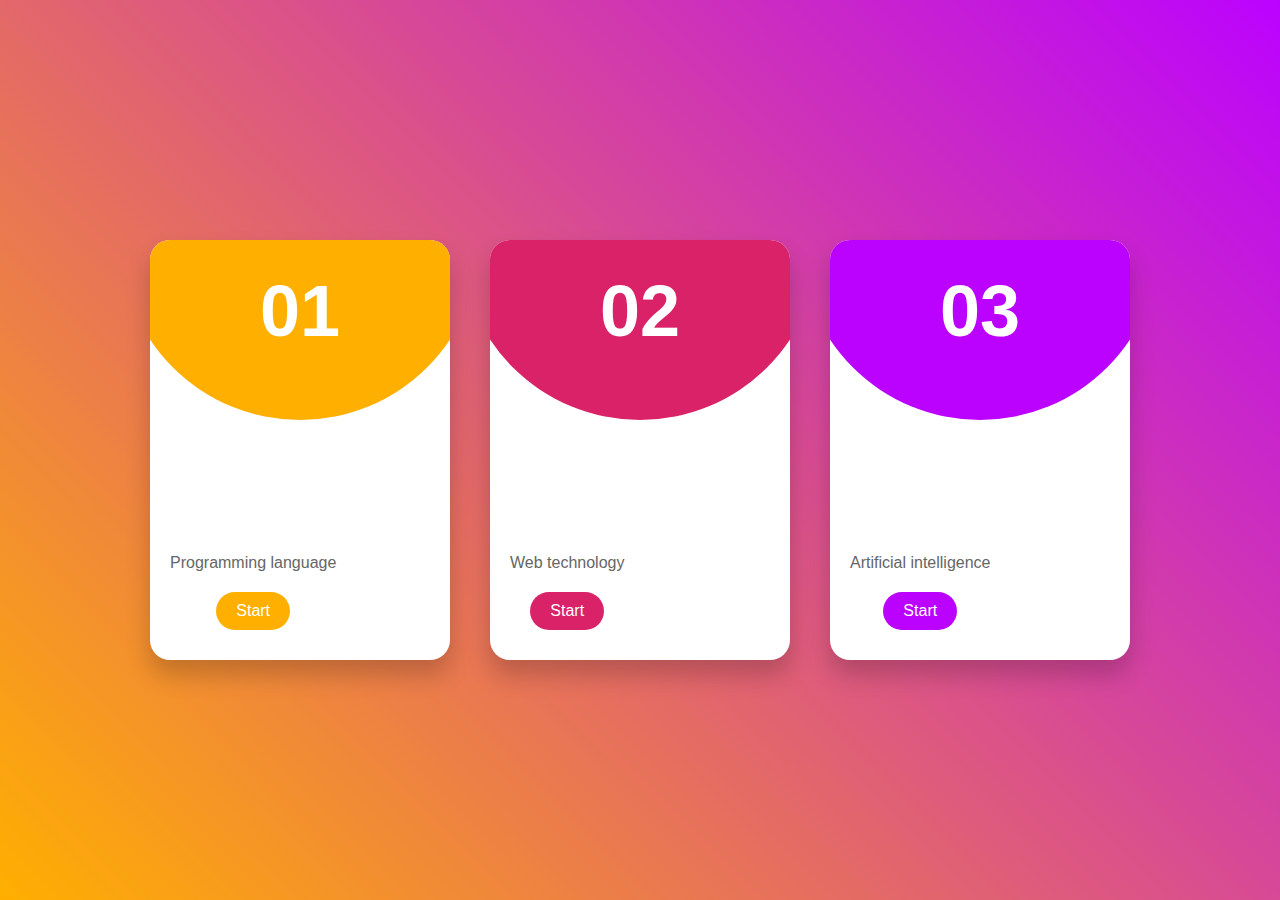
<file: front.html>
<html>
<head>
    <title>Topics</title>
    <link rel="stylesheet" href="front.css">
</head>
<body>
<div class="container">
    <div class="card">
      <div class="circle">
        <h2>01</h2>
      </div>
      <div class="content">
        <p>Programming language</p>
        <a href="que1.html">Start</a>
      </div>
    </div>
    <div class="card">
      <div class="circle">
        <h2>02</h2>
      </div>
      <div class="content">
        <p>Web technology</p>
        <a href="que.html">Start</a>
      </div>
    </div>
    <div class="card">
      <div class="circle">
        <h2>03</h2>
      </div>
      <div class="content">
        <p>Artificial intelligence</p>
        <a href="que2.html">Start</a>
      </div>
    </div>
  </div>
</body>
  </html>
</file>
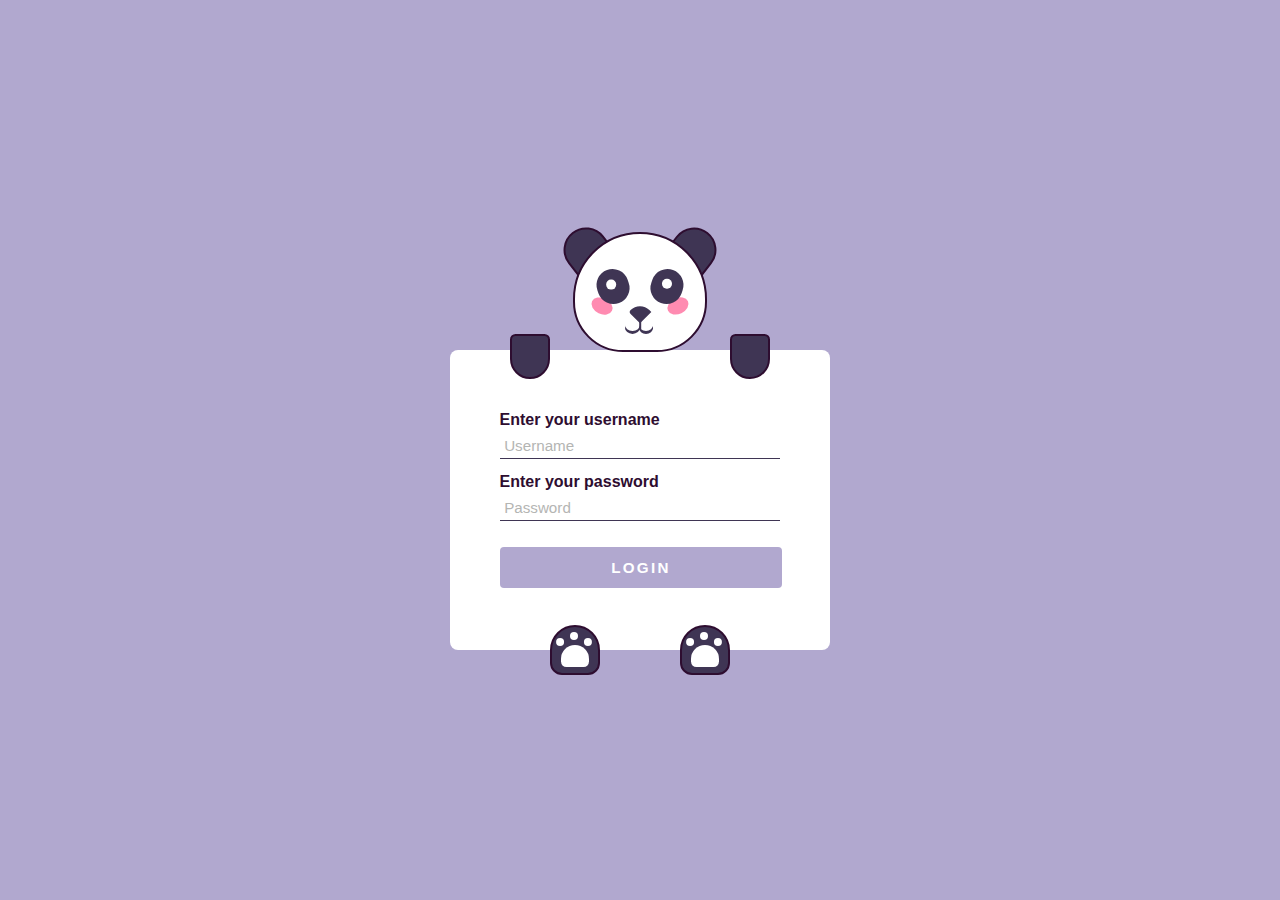
<file: login.html>
<html>
<head>
    <title>Login</title>
    <link rel="stylesheet" href="login.css">
</head>
<body>
<div class="container">
    <form>
      <label for="username">Enter your username</label>
      <input type="text" id="username" placeholder="Username" />
      <label for="password">Enter your password</label>
      <input type="password" id="password" placeholder="Password" />
      <button type="button" onclick="next_step()">Login</button>
      
    </form>
    <div class="ear-l"></div>
    <div class="ear-r"></div>
    <div class="panda-face">
      <div class="blush-l"></div>
      <div class="blush-r"></div>
      <div class="eye-l">
        <div class="eyeball-l"></div>
      </div>
      <div class="eye-r">
        <div class="eyeball-r"></div>
      </div>
      <div class="nose"></div>
      <div class="mouth"></div>
    </div>
    <div class="hand-l"></div>
    <div class="hand-r"></div>
    <div class="paw-l"></div>
    <div class="paw-r"></div>
  </div>
  <script type="text/javascript" src="login.js"></script>
</body>
  </html>
</file>
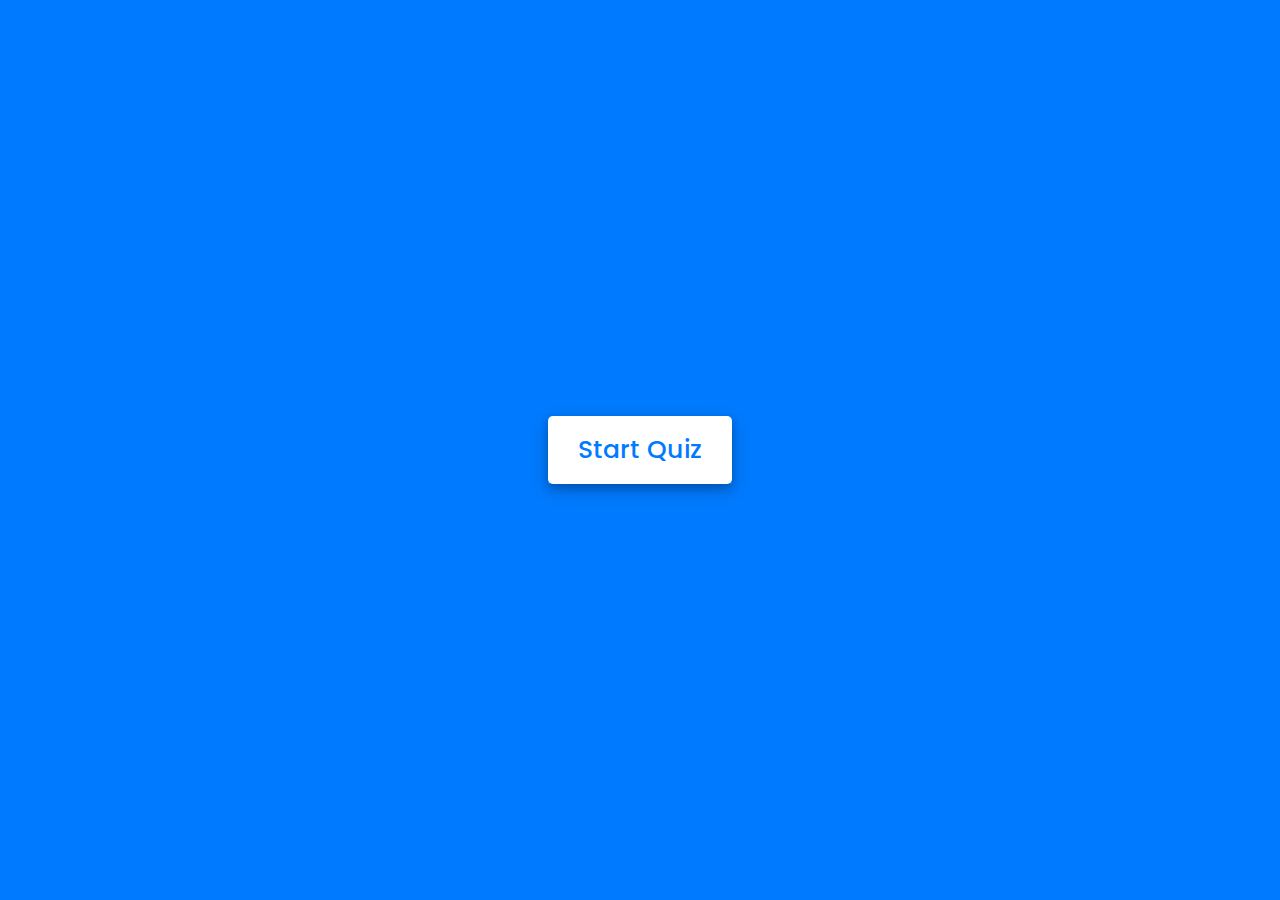
<file: que.html>
<html lang="en">
<head>
    <meta charset="UTF-8">
    <meta name="viewport" content="width=device-width, initial-scale=1.0">
    <title>Awesome Quiz App</title>
    <link rel="stylesheet" href="que.css">
    <!-- FontAweome CDN Link for Icons-->
    <link rel="stylesheet" href="https://cdnjs.cloudflare.com/ajax/libs/font-awesome/5.15.3/css/all.min.css"/>
</head>
<body>
    <!-- start Quiz button -->
    <div class="start_btn"><button>Start Quiz</button></div>

    <!-- Info Box -->
    <div class="info_box">
        <div class="info-title"><span>Some Rules of this Quiz</span></div>
        <div class="info-list">
            <div class="info">1. You will have only <span>15 seconds</span> per each question.</div>
            <div class="info">2. Once you select your answer, it can't be undone.</div>
            <div class="info">3. You can't select any option once time goes off.</div>
            <div class="info">4. You can't exit from the Quiz while you're playing.</div>
            <div class="info">5. You'll get points on the basis of your correct answers.</div>
        </div>
        <div class="buttons">
            <button class="quit">Exit Quiz</button>
            <button class="restart">Continue</button>
        </div>
    </div>

    <!-- Quiz Box -->
    <div class="quiz_box">
        <header>
            <div class="title">Awesome Quiz Application</div>
            <div class="timer">
                <div class="time_left_txt">Time Left</div>
                <div class="timer_sec">15</div>
            </div>
            <div class="time_line"></div>
        </header>
        <section>
            <div class="que_text">
                <!-- Here I've inserted question from JavaScript -->
            </div>
            <div class="option_list">
                <!-- Here I've inserted options from JavaScript -->
            </div>
        </section>

        <!-- footer of Quiz Box -->
        <footer>
            <div class="total_que">
                <!-- Here I've inserted Question Count Number from JavaScript -->
            </div>
            <button class="next_btn">Next Que</button>
        </footer>
    </div>

    <!-- Result Box -->
    <div class="result_box">
        <div class="icon">
            <i class="fas fa-crown"></i>
        </div>
        <div class="complete_text">You've completed the Quiz!</div>
        <div class="score_text">
            <!-- Here I've inserted Score Result from JavaScript -->
        </div>
        <div class="buttons">
            <button class="restart">Replay Quiz</button>
            <button class="quit">Quit Quiz</button>
        </div>
    </div>

    <!-- Inside this JavaScript file I've inserted Questions and Options only -->
    <script src="questions.js"></script>

    <!-- Inside this JavaScript file I've coded all Quiz Codes -->
    <script src="myscript.js"></script>

</body>
</html>
</file>
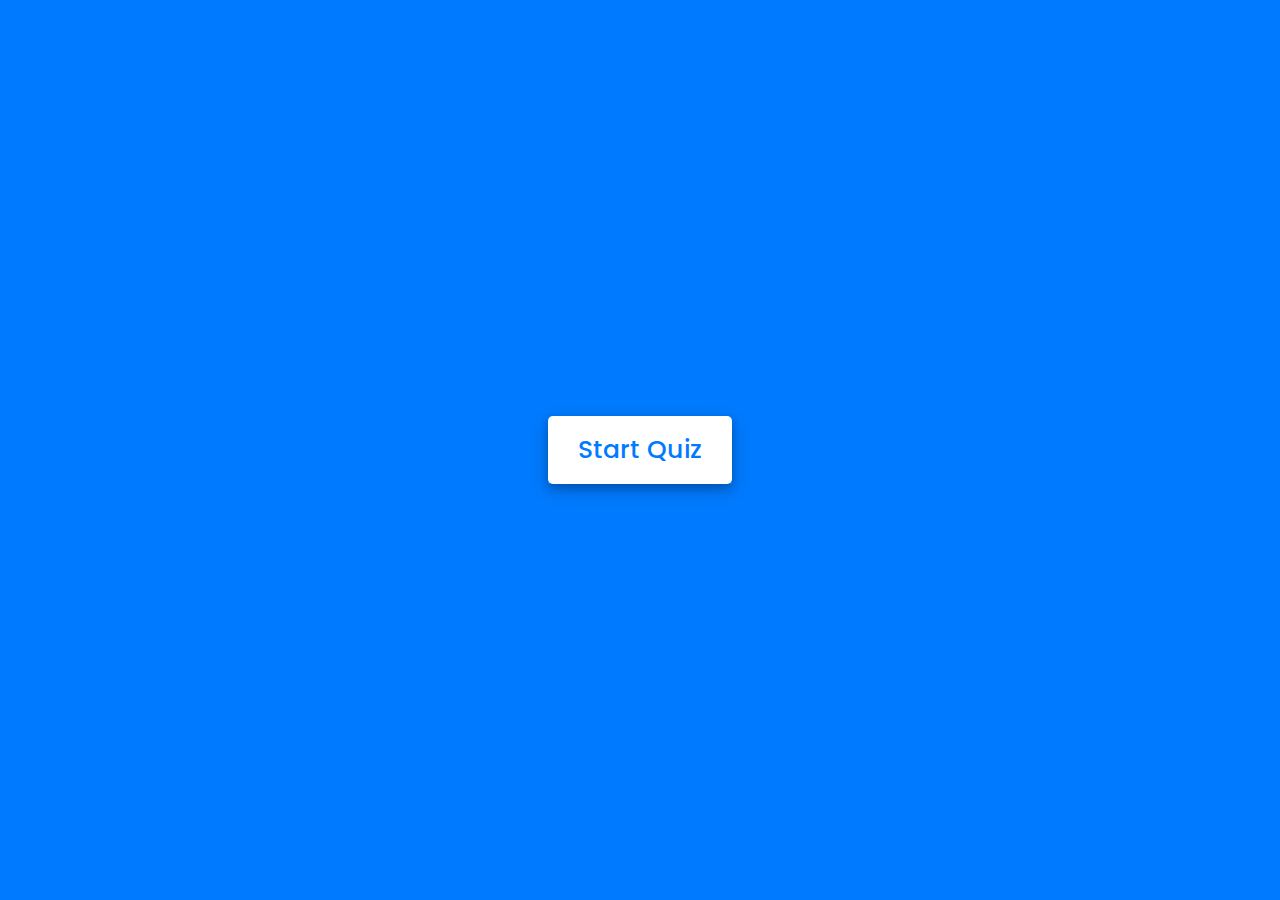
<file: que1.html>
<html lang="en">
<head>
    <meta charset="UTF-8">
    <meta name="viewport" content="width=device-width, initial-scale=1.0">
    <title>Awesome Quiz App</title>
    <link rel="stylesheet" href="que.css">
    <!-- FontAweome CDN Link for Icons-->
    <link rel="stylesheet" href="https://cdnjs.cloudflare.com/ajax/libs/font-awesome/5.15.3/css/all.min.css"/>
</head>
<body>
    <!-- start Quiz button -->
    <div class="start_btn"><button>Start Quiz</button></div>

    <!-- Info Box -->
    <div class="info_box">
        <div class="info-title"><span>Some Rules of this Quiz</span></div>
        <div class="info-list">
            <div class="info">1. You will have only <span>15 seconds</span> per each question.</div>
            <div class="info">2. Once you select your answer, it can't be undone.</div>
            <div class="info">3. You can't select any option once time goes off.</div>
            <div class="info">4. You can't exit from the Quiz while you're playing.</div>
            <div class="info">5. You'll get points on the basis of your correct answers.</div>
        </div>
        <div class="buttons">
            <button class="quit">Exit Quiz</button>
            <button class="restart">Continue</button>
        </div>
    </div>

    <!-- Quiz Box -->
    <div class="quiz_box">
        <header>
            <div class="title">Awesome Quiz Application</div>
            <div class="timer">
                <div class="time_left_txt">Time Left</div>
                <div class="timer_sec">15</div>
            </div>
            <div class="time_line"></div>
        </header>
        <section>
            <div class="que_text">
                <!-- Here I've inserted question from JavaScript -->
            </div>
            <div class="option_list">
                <!-- Here I've inserted options from JavaScript -->
            </div>
        </section>

        <!-- footer of Quiz Box -->
        <footer>
            <div class="total_que">
                <!-- Here I've inserted Question Count Number from JavaScript -->
            </div>
            <button class="next_btn">Next Que</button>
        </footer>
    </div>

    <!-- Result Box -->
    <div class="result_box">
        <div class="icon">
            <i class="fas fa-crown"></i>
        </div>
        <div class="complete_text">You've completed the Quiz!</div>
        <div class="score_text">
            <!-- Here I've inserted Score Result from JavaScript -->
        </div>
        <div class="buttons">
            <button class="restart">Replay Quiz</button>
            <button class="quit">Quit Quiz</button>
        </div>
    </div>

    <!-- Inside this JavaScript file I've inserted Questions and Options only -->
    <script src="questions1.js"></script>

    <!-- Inside this JavaScript file I've coded all Quiz Codes -->
    <script src="myscript.js"></script>

</body>
</html>
</file>
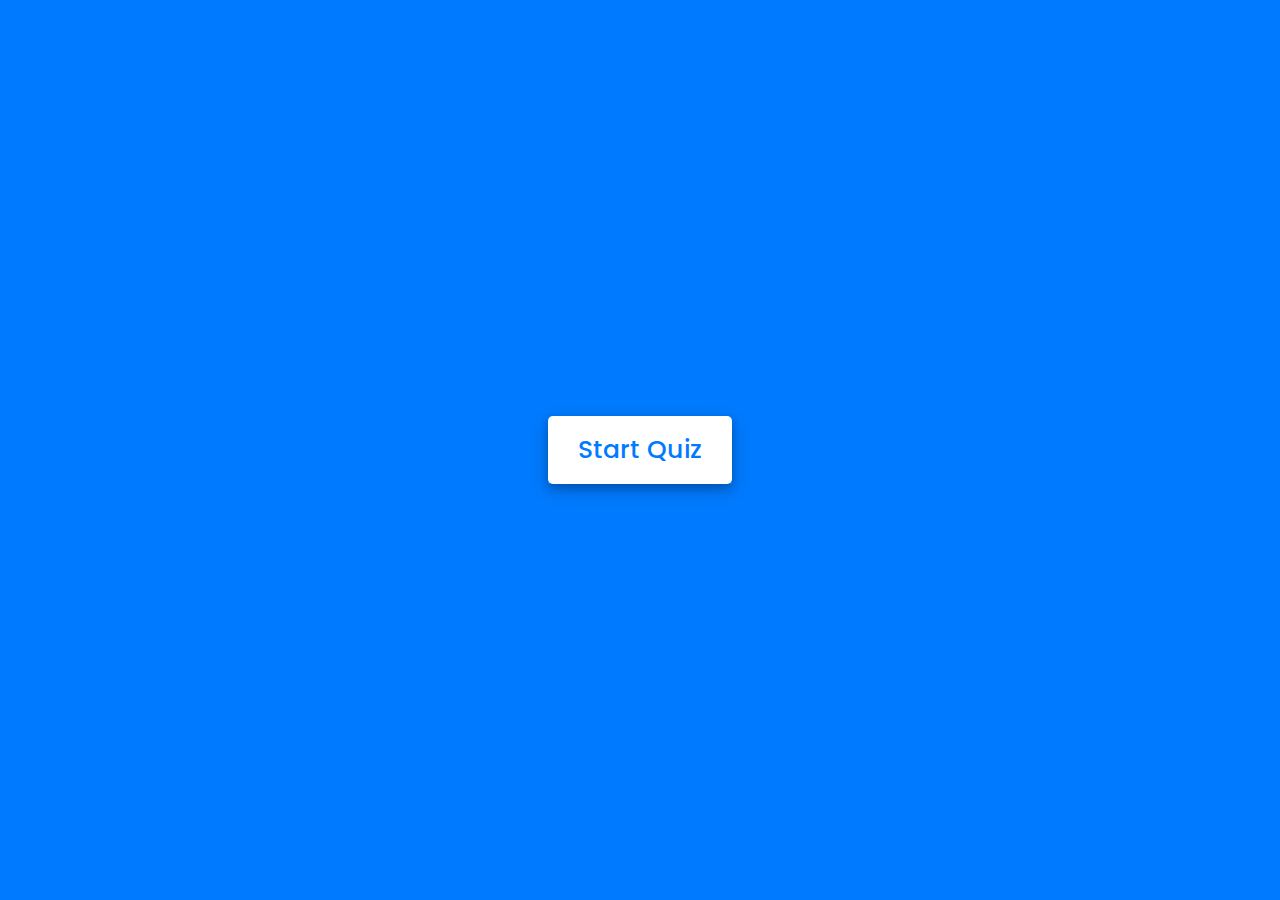
<file: que2.html>
<html lang="en">
<head>
    <meta charset="UTF-8">
    <meta name="viewport" content="width=device-width, initial-scale=1.0">
    <title>Awesome Quiz App</title>
    <link rel="stylesheet" href="que.css">
    <!-- FontAweome CDN Link for Icons-->
    <link rel="stylesheet" href="https://cdnjs.cloudflare.com/ajax/libs/font-awesome/5.15.3/css/all.min.css"/>
</head>
<body>
    <!-- start Quiz button -->
    <div class="start_btn"><button>Start Quiz</button></div>

    <!-- Info Box -->
    <div class="info_box">
        <div class="info-title"><span>Some Rules of this Quiz</span></div>
        <div class="info-list">
            <div class="info">1. You will have only <span>15 seconds</span> per each question.</div>
            <div class="info">2. Once you select your answer, it can't be undone.</div>
            <div class="info">3. You can't select any option once time goes off.</div>
            <div class="info">4. You can't exit from the Quiz while you're playing.</div>
            <div class="info">5. You'll get points on the basis of your correct answers.</div>
        </div>
        <div class="buttons">
            <button class="quit">Exit Quiz</button>
            <button class="restart">Continue</button>
        </div>
    </div>

    <!-- Quiz Box -->
    <div class="quiz_box">
        <header>
            <div class="title">Awesome Quiz Application</div>
            <div class="timer">
                <div class="time_left_txt">Time Left</div>
                <div class="timer_sec">15</div>
            </div>
            <div class="time_line"></div>
        </header>
        <section>
            <div class="que_text">
                <!-- Here I've inserted question from JavaScript -->
            </div>
            <div class="option_list">
                <!-- Here I've inserted options from JavaScript -->
            </div>
        </section>

        <!-- footer of Quiz Box -->
        <footer>
            <div class="total_que">
                <!-- Here I've inserted Question Count Number from JavaScript -->
            </div>
            <button class="next_btn">Next Que</button>
        </footer>
    </div>

    <!-- Result Box -->
    <div class="result_box">
        <div class="icon">
            <i class="fas fa-crown"></i>
        </div>
        <div class="complete_text">You've completed the Quiz!</div>
        <div class="score_text">
            <!-- Here I've inserted Score Result from JavaScript -->
        </div>
        <div class="buttons">
            <button class="restart">Replay Quiz</button>
            <button class="quit">Quit Quiz</button>
        </div>
    </div>

    <!-- Inside this JavaScript file I've inserted Questions and Options only -->
    <script src="questions2.js"></script>

    <!-- Inside this JavaScript file I've coded all Quiz Codes -->
    <script src="myscript.js"></script>

</body>
</html>
</file>
<file: front.css>
* {
  margin: 0;
  padding: 0;
  box-sizing: border-box;
  font-family: "Poppins", "robotoregular", sans-serif;
}

body {
  display: flex;
  justify-content: center;
  align-items: center;
  min-height: 100vh;
  background: linear-gradient(45deg, #ffaf00, #bb02ff);
}

.container {
  position: relative;
  width: 1150px;
  padding: 20px;
  display: flex;
  justify-content: center;
  align-items: center;
  flex-wrap: wrap;
}

.container .card {
  position: relative;
  width: 300px;
  height: 420px;
  background-color: #fff;
  margin: 20px;
  border-radius: 20px;
  overflow: hidden;
  box-shadow: 0 15px 25px rgba(0, 0, 0, 0.2);
  transition: 0.5s ease-in-out;
}

.container:hover .card {
  filter: blur(20px);
  transform: scale(0.9);
  opacity: 0.5;
}

.container .card:hover {
  filter: blur(0);
  transform: scale(1);
  opacity: 1;
}

.container .card:hover .circle {
  clip-path: circle(600px);
}

.container .card:hover .content p {
  color: #fff;
}

.container .card:hover .content a {
  box-shadow: 1px 1px 2px rgba(0, 0, 0, 0.2),
    -1px -1px 2px rgba(255, 255, 255, 0.4);
}

.container .card .content a:active {
  box-shadow: inset 1px 1px 1px rgba(0, 0, 0, 0.1),
    inset 5px 5px 5px rgba(0, 0, 0, 0.04),
    inset -5px -5px 5px rgba(255, 255, 255, 0.07),
    inset -1px -1px 2px rgba(255, 255, 255, 0.4);
}

.container .card .circle {
  position: relative;
  width: 100%;
  height: 100%;
  background: #000;
  clip-path: circle(180px at center 0);
  text-align: center;
  transition: 1s ease-in-out;
}

.container .card h2 {
  color: #fff;
  font-size: 4.5em;
  padding: 30px 0;
}

.container .card .content {
  position: absolute;
  bottom: 10px;
  padding: 20px;
  text-align: center;
}

.container .card .content p {
  color: #666;
  transition: 0.5s ease-in-out;
}

.container .card .content a {
  position: relative;
  display: inline-block;
  padding: 10px 20px;
  background: #000;
  color: #fff;
  border-radius: 40px;
  text-decoration: none;
  margin-top: 20px;
  transition: 0.8s ease-in-out;
}

.container .card:nth-child(1) .circle,
.container .card:nth-child(1) .content a {
  background: #ffaf00;
}

.container .card:nth-child(2) .circle,
.container .card:nth-child(2) .content a {
  background: #da2268;
}

.container .card:nth-child(3) .circle,
.container .card:nth-child(3) .content a {
  background: #bb02ff;
}

@keyframes colorChange {
  0% {
    color: #fff;
  }

  50% {
    color: #b1b493;
  }

  80% {
    color: #4f8a8b;
  }

  100% {
    color: #fff;
  }
}
</file>
<file: login.css>
* {
    padding: 0;
    margin: 0;
    box-sizing: border-box;
    font-family: "Poppins", sans-serif;
  }
  body {
    background-color: #b1a8cf;
  }
  .container {
    height: 31.25em;
    width: 31.25em;
    position: absolute;
    transform: translate(-50%, -50%);
    top: 50%;
    left: 50%;
  }
  form {
    width: 23.75em;
    height: 18.75em;
    background-color: #ffffff;
    position: absolute;
    transform: translate(-50%, -50%);
    top: calc(50% + 3.1em);
    left: 50%;
    padding: 0 3.1em;
    display: flex;
    flex-direction: column;
    justify-content: center;
    border-radius: 0.5em;
  }
  form label {
    display: block;
    margin-bottom: 0.2em;
    font-weight: 600;
    color: #2e0d30;
  }
  form input {
    font-size: 0.95em;
    font-weight: 400;
    color: #3f3554;
    padding: 0.3em;
    border: none;
    border-bottom: 0.12em solid #3f3554;
    outline: none;
  }
  form input:focus {
    border-color: #71c418;
  }
  
  form input::placeholder {
    color: #b4b5b3;
  }
  
  form input:not(:last-child) {
    margin-bottom: 0.9em;
  }
  form button {
    font-size: 0.95em;
    padding: 0.8em 0;
    width: 18.6em;
    border-radius: 4px;
    border: none;
    outline: none;
    background-color:#b1a8cf;
    color: #fff;
    text-transform: uppercase;
    font-weight: 600;
    cursor: pointer;
    letter-spacing: 0.15em;
    margin-top: 0.8em;
  }
  .panda-face {
    height: 7.5em;
    width: 8.4em;
    background-color: #ffffff;
    border: 0.18em solid #2e0d30;
    border-radius: 7.5em 7.5em 5.62em 5.62em;
    position: absolute;
    top: 2em;
    margin: auto;
    left: 0;
    right: 0;
  }
  .ear-l,
  .ear-r {
    background-color: #3f3554;
    height: 2.5em;
    width: 2.81em;
    border: 0.18em solid #2e0d30;
    border-radius: 2.5em 2.5em 0 0;
    top: 1.75em;
    position: absolute;
  }
  .ear-l {
    transform: rotate(-38deg);
    left: 10.75em;
  }
  .ear-r {
    transform: rotate(38deg);
    right: 10.75em;
  }
  .blush-l,
  .blush-r {
    background-color: #ff8bb1;
    height: 1em;
    width: 1.37em;
    border-radius: 50%;
    position: absolute;
    top: 4em;
  }
  .blush-l {
    transform: rotate(25deg);
    left: 1em;
  }
  .blush-r {
    transform: rotate(-25deg);
    right: 1em;
  }
  .eye-l,
  .eye-r {
    background-color: #3f3554;
    height: 2.18em;
    width: 2em;
    border-radius: 2em;
    position: absolute;
    top: 2.18em;
  }
  .eye-l {
    left: 1.37em;
    transform: rotate(-20deg);
  }
  .eye-r {
    right: 1.37em;
    transform: rotate(20deg);
  }
  .eyeball-l,
  .eyeball-r {
    height: 0.6em;
    width: 0.6em;
    background-color: #ffffff;
    border-radius: 50%;
    position: absolute;
    left: 0.6em;
    top: 0.6em;
    transition: 1s all;
  }
  .eyeball-l {
    transform: rotate(20deg);
  }
  .eyeball-r {
    transform: rotate(-20deg);
  }
  .nose {
    height: 1em;
    width: 1em;
    background-color: #3f3554;
    position: absolute;
    top: 4.37em;
    margin: auto;
    left: 0;
    right: 0;
    border-radius: 1.2em 0 0 0.25em;
    transform: rotate(45deg);
  }
  .nose:before {
    content: "";
    position: absolute;
    background-color: #3f3554;
    height: 0.6em;
    width: 0.1em;
    transform: rotate(-45deg);
    top: 0.75em;
    left: 1em;
  }
  .mouth,
  .mouth:before {
    height: 0.75em;
    width: 0.93em;
    background-color: transparent;
    position: absolute;
    border-radius: 50%;
    box-shadow: 0 0.18em #3f3554;
  }
  .mouth {
    top: 5.31em;
    left: 3.12em;
  }
  .mouth:before {
    content: "";
    position: absolute;
    left: 0.87em;
  }
  .hand-l,
  .hand-r {
    background-color: #3f3554;
    height: 2.81em;
    width: 2.5em;
    border: 0.18em solid #2e0d30;
    border-radius: 0.6em 0.6em 2.18em 2.18em;
    transition: 1s all;
    position: absolute;
    top: 8.4em;
  }
  .hand-l {
    left: 7.5em;
  }
  .hand-r {
    right: 7.5em;
  }
  .paw-l,
  .paw-r {
    background-color: #3f3554;
    height: 3.12em;
    width: 3.12em;
    border: 0.18em solid #2e0d30;
    border-radius: 2.5em 2.5em 1.2em 1.2em;
    position: absolute;
    top: 26.56em;
  }
  .paw-l {
    left: 10em;
  }
  .paw-r {
    right: 10em;
  }
  .paw-l:before,
  .paw-r:before {
    position: absolute;
    content: "";
    background-color: #ffffff;
    height: 1.37em;
    width: 1.75em;
    top: 1.12em;
    left: 0.55em;
    border-radius: 1.56em 1.56em 0.6em 0.6em;
  }
  .paw-l:after,
  .paw-r:after {
    position: absolute;
    content: "";
    background-color: #ffffff;
    height: 0.5em;
    width: 0.5em;
    border-radius: 50%;
    top: 0.31em;
    left: 1.12em;
    box-shadow: 0.87em 0.37em #ffffff, -0.87em 0.37em #ffffff;
  }
  @media screen and (max-width: 500px) {
    .container {
      font-size: 14px;
    }
  }
</file>
<file: que.css>
/* importing google fonts */
@import url('https://fonts.googleapis.com/css2?family=Poppins:wght@200;300;400;500;600;700&display=swap');
*{
    margin: 0;
    padding: 0;
    box-sizing: border-box;
    font-family: 'Poppins', sans-serif;
}

body{
    background: #007bff;
}

::selection{
    color: #fff;
    background: #007bff;
}

.start_btn,
.info_box,
.quiz_box,
.result_box{
    position: absolute;
    top: 50%;
    left: 50%;
    transform: translate(-50%, -50%);
    box-shadow: 0 4px 8px 0 rgba(0, 0, 0, 0.2), 
                0 6px 20px 0 rgba(0, 0, 0, 0.19);
}

.info_box.activeInfo,
.quiz_box.activeQuiz,
.result_box.activeResult{
    opacity: 1;
    z-index: 5;
    pointer-events: auto;
    transform: translate(-50%, -50%) scale(1);
}

.start_btn button{
    font-size: 25px;
    font-weight: 500;
    color: #007bff;
    padding: 15px 30px;
    outline: none;
    border: none;
    border-radius: 5px;
    background: #fff;
    cursor: pointer;
}

.info_box{
    width: 540px;
    background: #fff;
    border-radius: 5px;
    transform: translate(-50%, -50%) scale(0.9);
    opacity: 0;
    pointer-events: none;
    transition: all 0.3s ease;
}

.info_box .info-title{
    height: 60px;
    width: 100%;
    border-bottom: 1px solid lightgrey;
    display: flex;
    align-items: center;
    padding: 0 30px;
    border-radius: 5px 5px 0 0;
    font-size: 20px;
    font-weight: 600;
}

.info_box .info-list{
    padding: 15px 30px;
}

.info_box .info-list .info{
    margin: 5px 0;
    font-size: 17px;
}

.info_box .info-list .info span{
    font-weight: 600;
    color: #007bff;
}
.info_box .buttons{
    height: 60px;
    display: flex;
    align-items: center;
    justify-content: flex-end;
    padding: 0 30px;
    border-top: 1px solid lightgrey;
}

.info_box .buttons button{
    margin: 0 5px;
    height: 40px;
    width: 100px;
    font-size: 16px;
    font-weight: 500;
    cursor: pointer;
    border: none;
    outline: none;
    border-radius: 5px;
    border: 1px solid #007bff;
    transition: all 0.3s ease;
}

.quiz_box{
    width: 550px;
    background: #fff;
    border-radius: 5px;
    transform: translate(-50%, -50%) scale(0.9);
    opacity: 0;
    pointer-events: none;
    transition: all 0.3s ease;
}

.quiz_box header{
    position: relative;
    z-index: 2;
    height: 70px;
    padding: 0 30px;
    background: #fff;
    border-radius: 5px 5px 0 0;
    display: flex;
    align-items: center;
    justify-content: space-between;
    box-shadow: 0px 3px 5px 1px rgba(0,0,0,0.1);
}

.quiz_box header .title{
    font-size: 20px;
    font-weight: 600;
}

.quiz_box header .timer{
    color: #004085;
    background: #cce5ff;
    border: 1px solid #b8daff;
    height: 45px;
    padding: 0 8px;
    border-radius: 5px;
    display: flex;
    align-items: center;
    justify-content: space-between;
    width: 145px;
}

.quiz_box header .timer .time_left_txt{
    font-weight: 400;
    font-size: 17px;
    user-select: none;
}

.quiz_box header .timer .timer_sec{
    font-size: 18px;
    font-weight: 500;
    height: 30px;
    width: 45px;
    color: #fff;
    border-radius: 5px;
    line-height: 30px;
    text-align: center;
    background: #343a40;
    border: 1px solid #343a40;
    user-select: none;
}

.quiz_box header .time_line{
    position: absolute;
    bottom: 0px;
    left: 0px;
    height: 3px;
    background: #007bff;
}

section{
    padding: 25px 30px 20px 30px;
    background: #fff;
}

section .que_text{
    font-size: 25px;
    font-weight: 600;
}

section .option_list{
    padding: 20px 0px;
    display: block;   
}

section .option_list .option{
    background: aliceblue;
    border: 1px solid #84c5fe;
    border-radius: 5px;
    padding: 8px 15px;
    font-size: 17px;
    margin-bottom: 15px;
    cursor: pointer;
    transition: all 0.3s ease;
    display: flex;
    align-items: center;
    justify-content: space-between;
}

section .option_list .option:last-child{
    margin-bottom: 0px;
}

section .option_list .option:hover{
    color: #004085;
    background: #cce5ff;
    border: 1px solid #b8daff;
}

section .option_list .option.correct{
    color: #155724;
    background: #d4edda;
    border: 1px solid #c3e6cb;
}

section .option_list .option.incorrect{
    color: #721c24;
    background: #f8d7da;
    border: 1px solid #f5c6cb;
}

section .option_list .option.disabled{
    pointer-events: none;
}

section .option_list .option .icon{
    height: 26px;
    width: 26px;
    border: 2px solid transparent;
    border-radius: 50%;
    text-align: center;
    font-size: 13px;
    pointer-events: none;
    transition: all 0.3s ease;
    line-height: 24px;
}
.option_list .option .icon.tick{
    color: #23903c;
    border-color: #23903c;
    background: #d4edda;
}

.option_list .option .icon.cross{
    color: #a42834;
    background: #f8d7da;
    border-color: #a42834;
}

footer{
    height: 60px;
    padding: 0 30px;
    display: flex;
    align-items: center;
    justify-content: space-between;
    border-top: 1px solid lightgrey;
}

footer .total_que span{
    display: flex;
    user-select: none;
}

footer .total_que span p{
    font-weight: 500;
    padding: 0 5px;
}

footer .total_que span p:first-child{
    padding-left: 0px;
}

footer button{
    height: 40px;
    padding: 0 13px;
    font-size: 18px;
    font-weight: 400;
    cursor: pointer;
    border: none;
    outline: none;
    color: #fff;
    border-radius: 5px;
    background: #007bff;
    border: 1px solid #007bff;
    line-height: 10px;
    opacity: 0;
    pointer-events: none;
    transform: scale(0.95);
    transition: all 0.3s ease;
}

footer button:hover{
    background: #0263ca;
}

footer button.show{
    opacity: 1;
    pointer-events: auto;
    transform: scale(1);
}

.result_box{
    background: #fff;
    border-radius: 5px;
    display: flex;
    padding: 25px 30px;
    width: 450px;
    align-items: center;
    flex-direction: column;
    justify-content: center;
    transform: translate(-50%, -50%) scale(0.9);
    opacity: 0;
    pointer-events: none;
    transition: all 0.3s ease;
}

.result_box .icon{
    font-size: 100px;
    color: #007bff;
    margin-bottom: 10px;
}

.result_box .complete_text{
    font-size: 20px;
    font-weight: 500;
}

.result_box .score_text span{
    display: flex;
    margin: 10px 0;
    font-size: 18px;
    font-weight: 500;
}

.result_box .score_text span p{
    padding: 0 4px;
    font-weight: 600;
}

.result_box .buttons{
    display: flex;
    margin: 20px 0;
}

.result_box .buttons button{
    margin: 0 10px;
    height: 45px;
    padding: 0 20px;
    font-size: 18px;
    font-weight: 500;
    cursor: pointer;
    border: none;
    outline: none;
    border-radius: 5px;
    border: 1px solid #007bff;
    transition: all 0.3s ease;
}

.buttons button.restart{
    color: #fff;
    background: #007bff;
}

.buttons button.restart:hover{
    background: #0263ca;
}

.buttons button.quit{
    color: #007bff;
    background: #fff;
}

.buttons button.quit:hover{
    color: #fff;
    background: #007bff;
}
</file>
